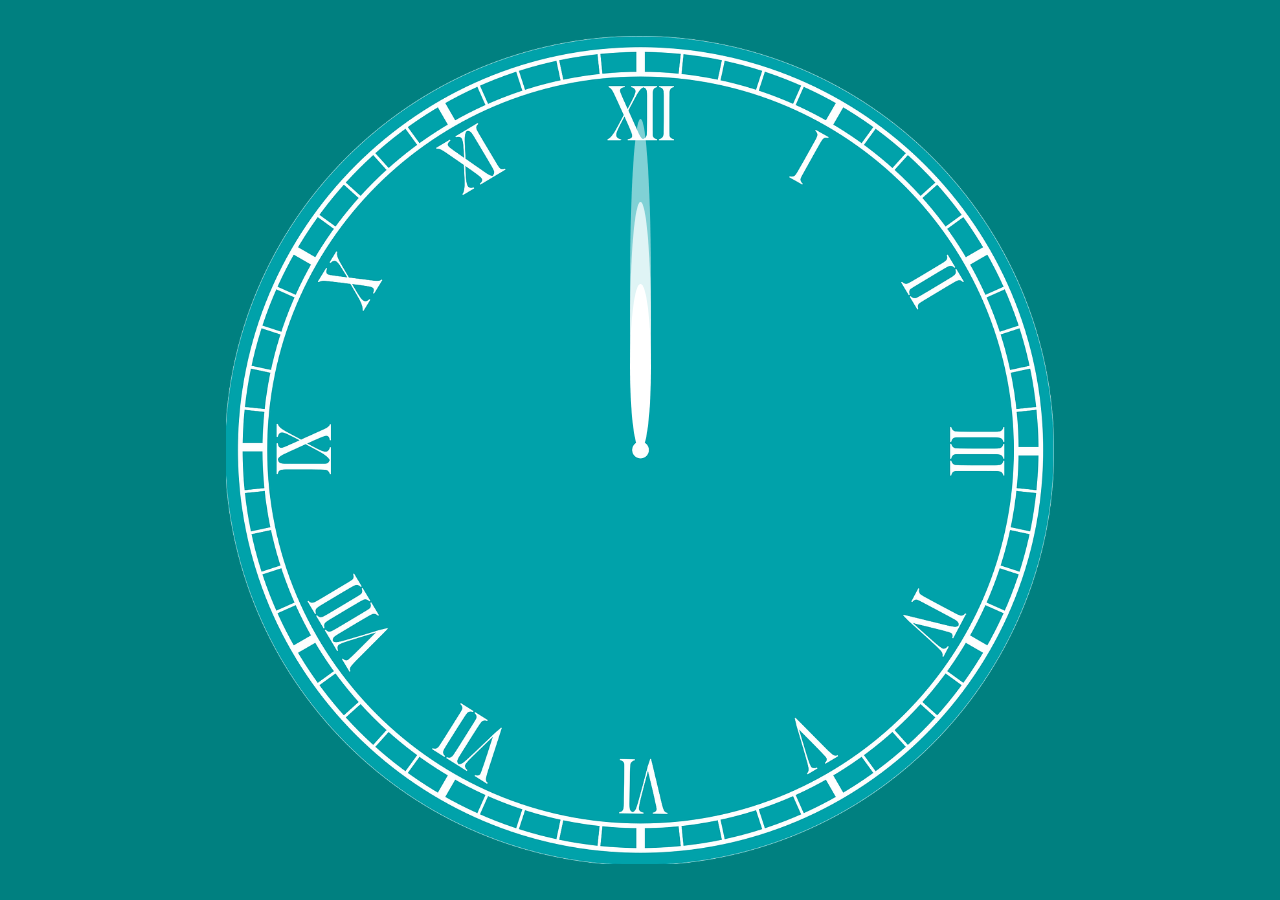
<file: index.html>
<!DOCTYPE html>
<html lang="en">
<head>
    <meta charset="UTF-8">
    <meta http-equiv="X-UA-Compatible" content="IE=edge">
    <meta name="viewport" content="width=device-width, initial-scale=1.0">
    <title>Clock using pure JS</title>
    <link rel="stylesheet" href="index.css">
    <script src="index.js"></script>
</head>
<body>
    <div class="container">

        <div class="clockContainer">
            <div id="hour">
                
            </div>
            <div id="minute">
                
            </div>
            <div id="second">
    
            </div>
        </div>
    </div>
</body>
</html>
</file>
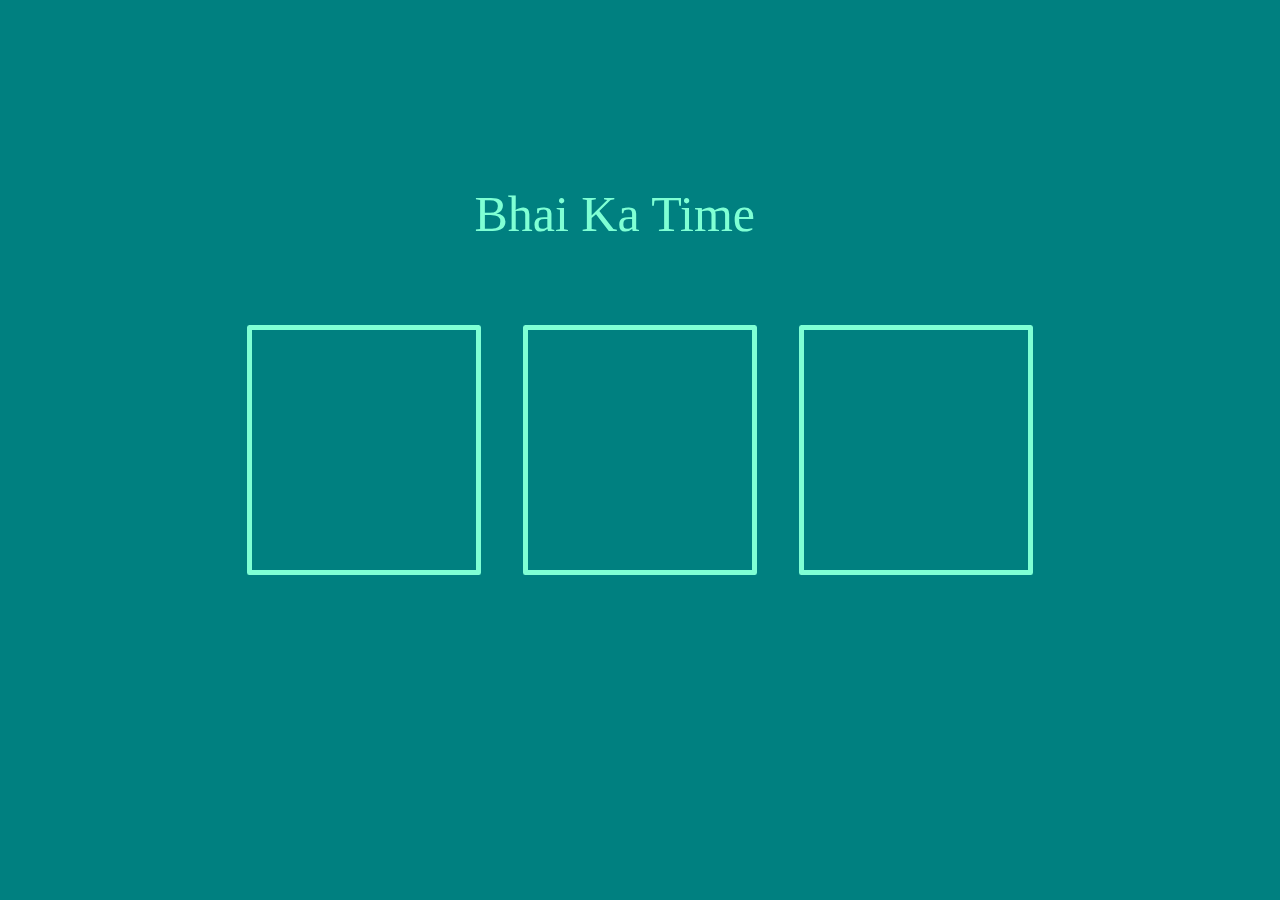
<file: index2.html>
<!DOCTYPE html>
<html lang="en">

<head>
    <meta charset="UTF-8">
    <meta http-equiv="X-UA-Compatible" content="IE=edge">
    <meta name="viewport" content="width=device-width, initial-scale=1.0">
    <title>clock</title>
    <link rel="stylesheet" href="index2.css">
    <script src="index2.js"></script>
</head>

<body>
    <div class="container">

        <div class="clockContainer">

            <div class="tittle">Bhai Ka Time</div>
            <div id="hour">
                
            </div>
            <div id="hd">
            </div>


            <div id="minute">
                
            </div>
            <div id="md">
            </div>


            <div id="second">
                
            </div>
            <div id="sd">
            </div>
        </div>
    </div>
</body>

</html>
</file>
<file: index.css>
*{
    margin: 0px;
    padding: 0px;
    
}
body{
    background-color: teal;
    
}
.container{
    margin-top: 4vmin;
    
}
.clockContainer{
    position: relative;
    margin: auto;
    /* background-color: red; */
    height: 92vmin;
    width: 92vmin;
    background: url(clock1.png) no-repeat;
    background-size: 100%;
    
}

#hour, #minute, #second{
    position: absolute;
    background: rgb(255, 255, 255);
    border-radius: 50%;
}
#hour{
    width: 2.5%;
    height: 20%;
    top: 30%;
    left: 48.80%;
    opacity: 1;
    transform-origin: bottom;
}
#minute{
    width: 2.5%;
    height: 30%;
    top: 20%;
    left: 48.80%;
    opacity: 0.75;
    transform-origin: bottom;
    /* display: none; */
}
#second{
    width: 2.5%;
    height: 40%;
    top: 10%;
    left: 48.80%;
    opacity: 0.5;
    transform-origin: bottom;
    /* display: none; */
}
#brand{
    color: white;
    position: absolute;
    top: 70%;
    left: 43.4%;
}
</file>
<file: index2.css>
*{
    margin: 0px;
    padding: 0px;
    
}
body{
    background-color: teal;
    
}
.container{
    margin-top: 4vmin;
    
}
.clockContainer{
    position: relative;
    margin: auto;
    /* background-color: red; */
    height: 92vmin;
    width: 92vmin;
    /* background: url(clock1.png) no-repeat; */
    /* background-size: 100%; */
    display: flex;
    justify-content: center;
    align-items: center;
    /* border: 2px solid red; */
}
.tittle{
    position: absolute;
    top: 18%;
    left: 30%;
    font-size: 50px;
    color: aquamarine;
}
#hour, #minute, #second{
    width: 300px;
    height: 140px;
    /* background: white; */
    border-radius: 1%;
    margin: 2.5%;
    border: 5px solid aquamarine;
    text-align: center;
    font-size: 600%;
    padding-top: 50px;
    padding-bottom: 50px;
    /* display: none; */
}
#hour{
    /* width: 20%; */
    /* transform-origin: bottom; */

}
#minute{
    /* width: 20%; */
    /* opacity: 0.75; */
    /* transform-origin: bottom; */
    /* display: none; */

}
#second{
    /* width: 20%; */
    /* opacity: 0.5; */
    /* transform-origin: bottom; */
    /* display: none; */

}
#hd, #md, #sd{
    position: absolute;
    width: 28.33%;
    background: aquamarine;
    /* border-radius: 10%; */
    /* border-radius: 15%; */
    /* text-align: center; */
    /* font-size: 600%; */
    /* padding-top: 5%; */
    /* padding-bottom: 5%; */
    /* display: none; */
    z-index: -1;
}
#hd{
    bottom: 33.5%;
    left: 2.5%;
}
#md{
    bottom: 33.5%;
    left: 35.83%;
}
#sd{
    bottom: 33.5%;
    left: 69.16%;
}
</file>
